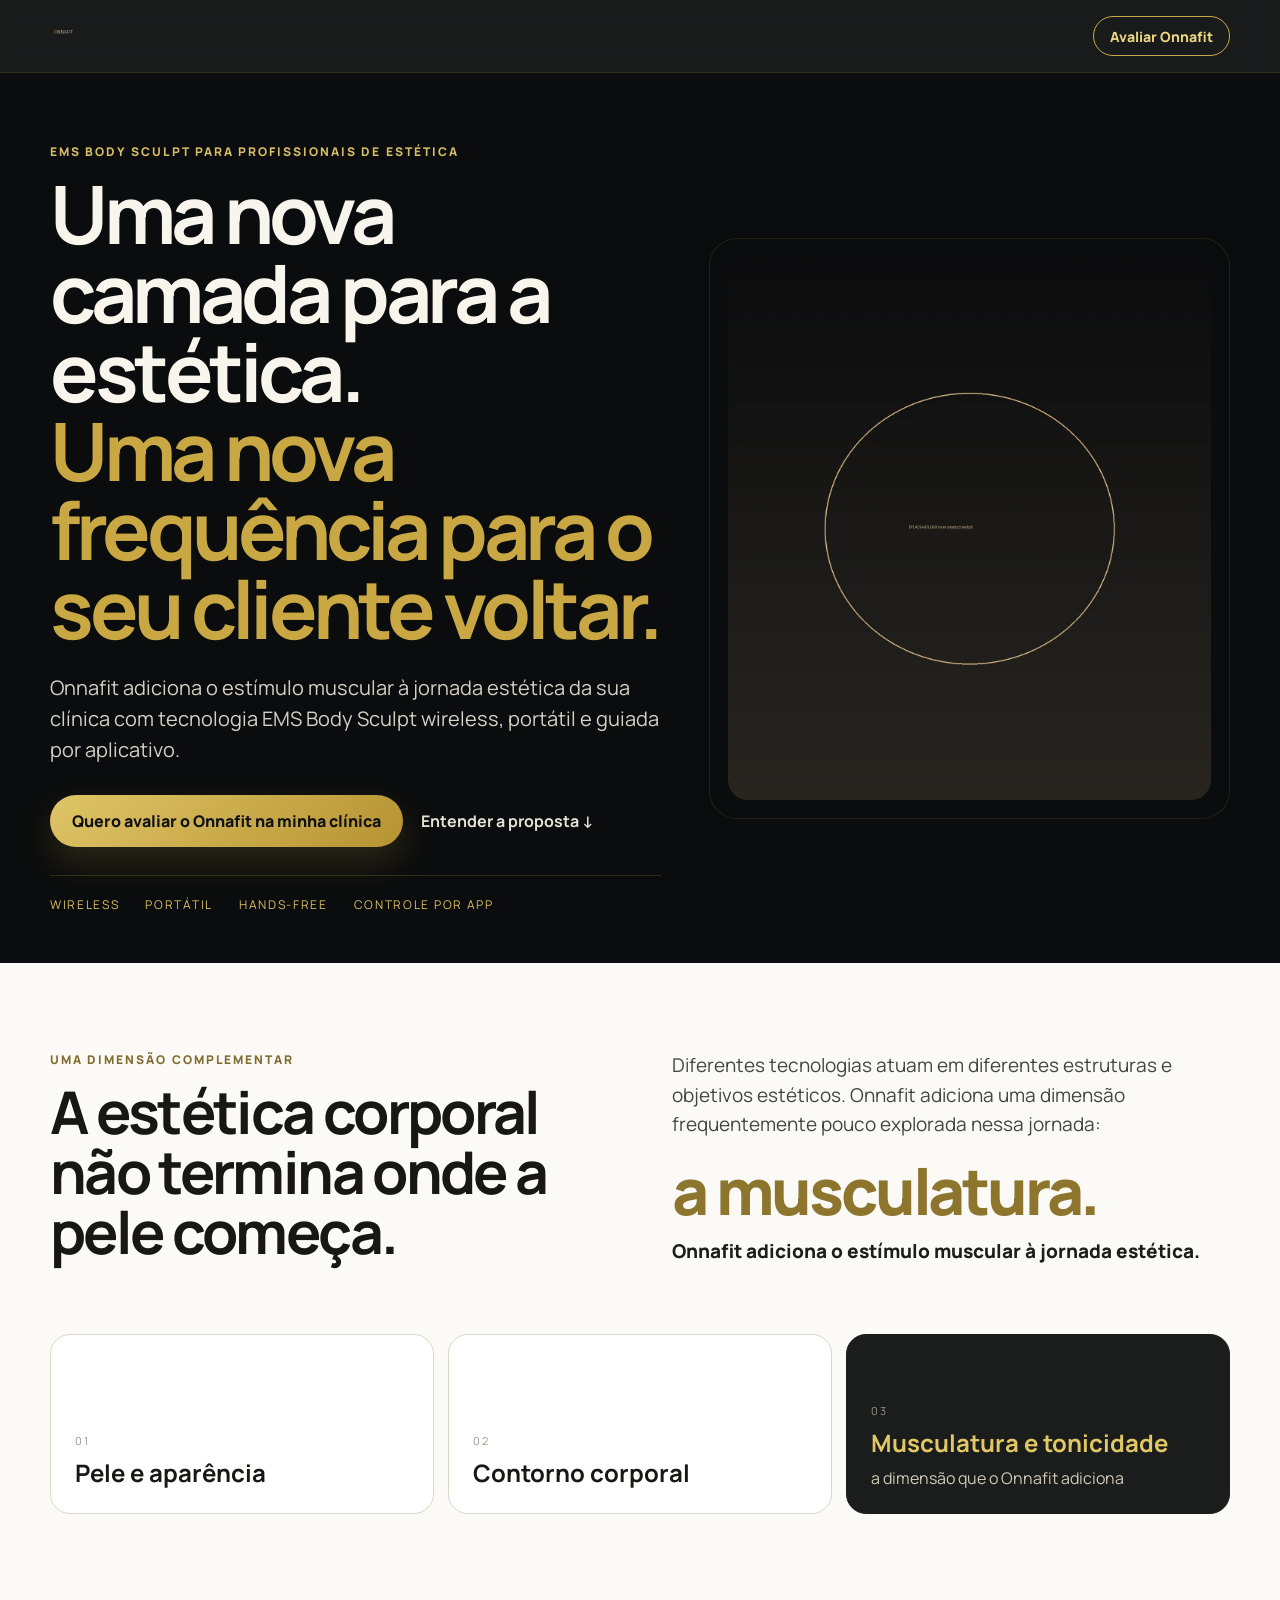
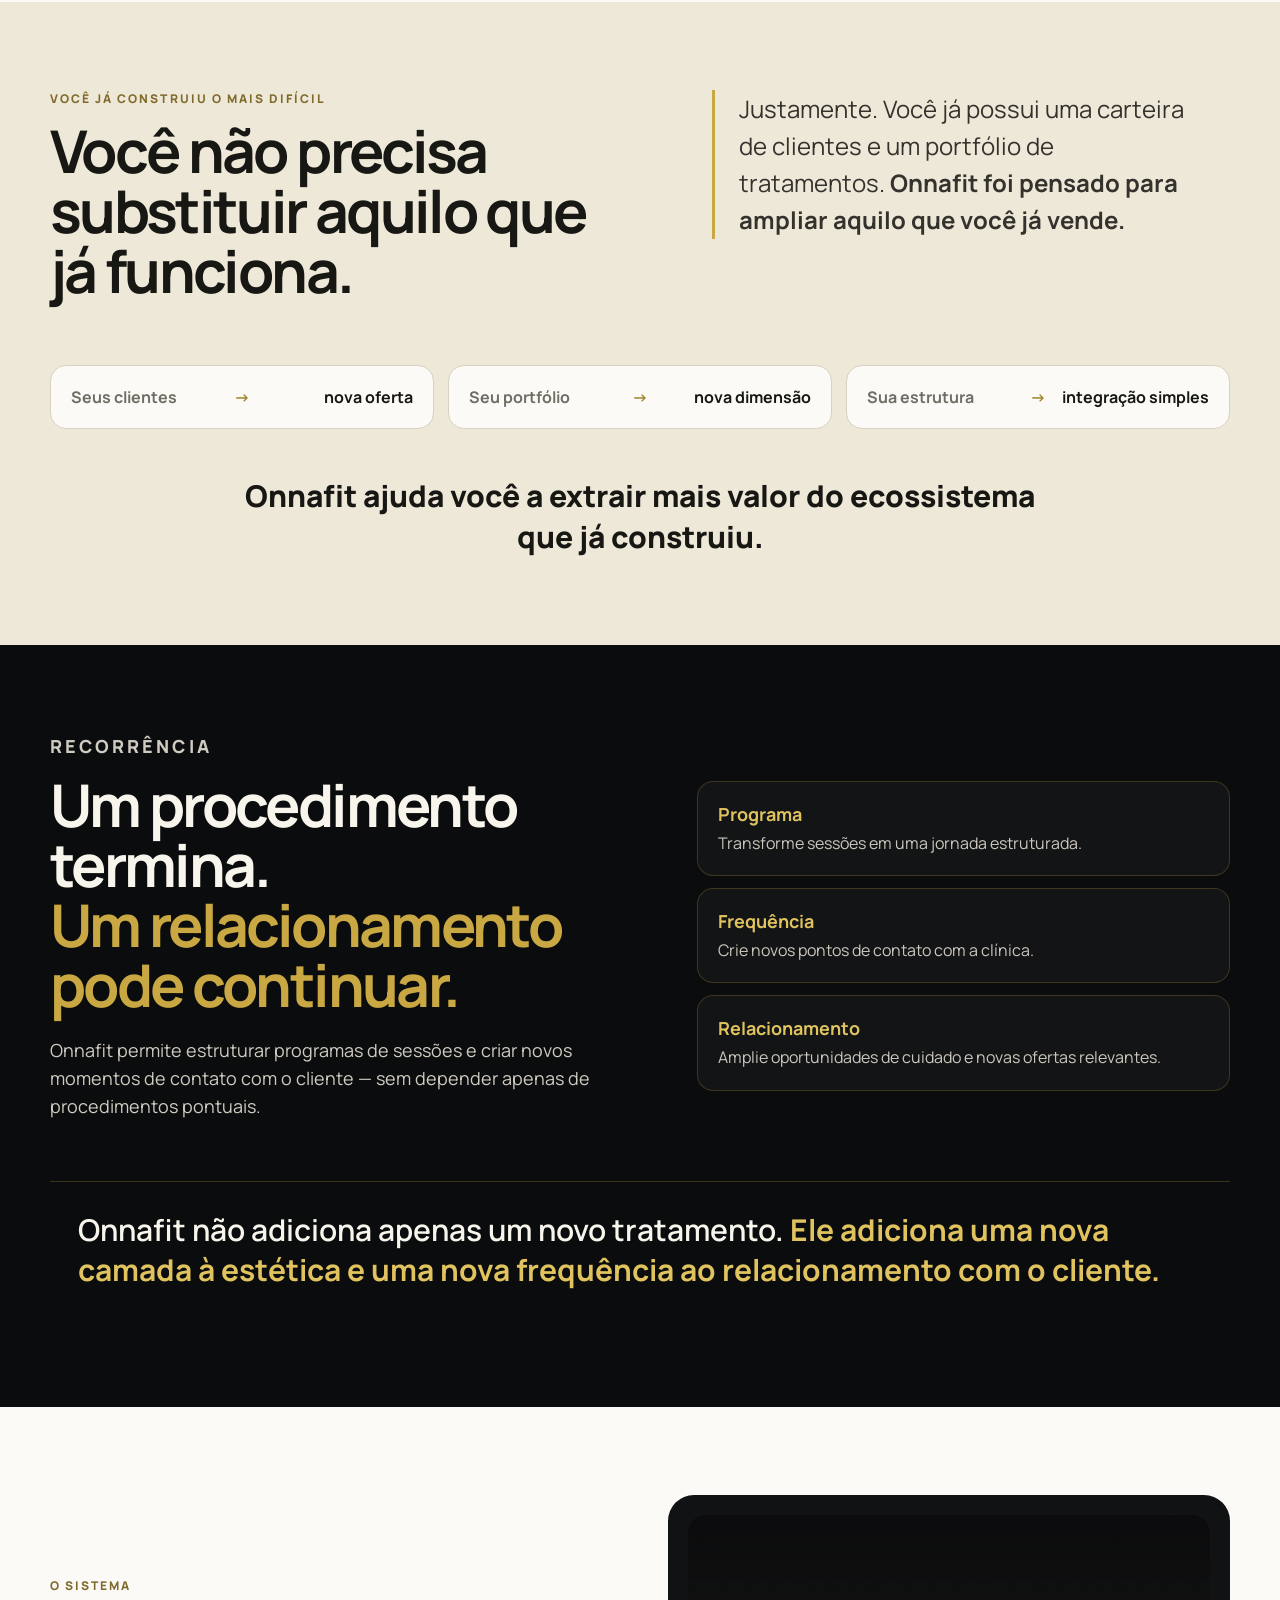
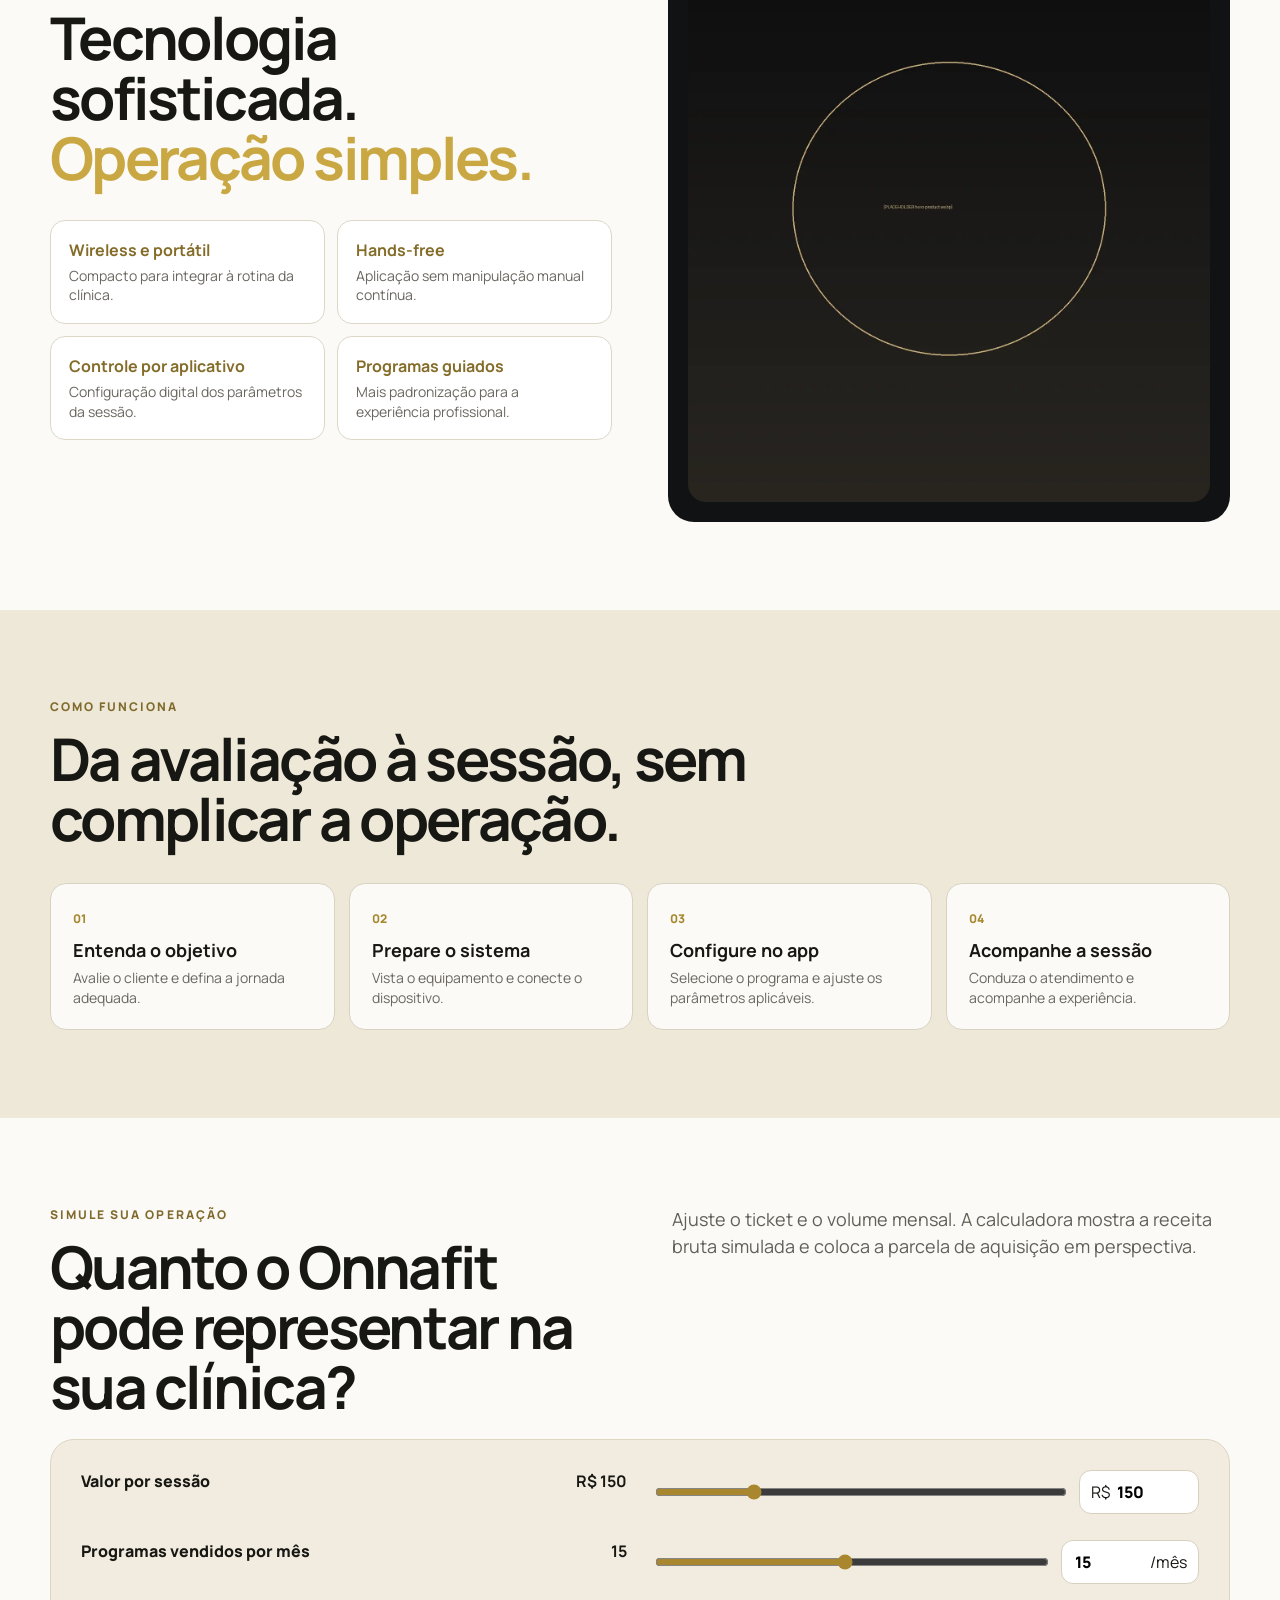
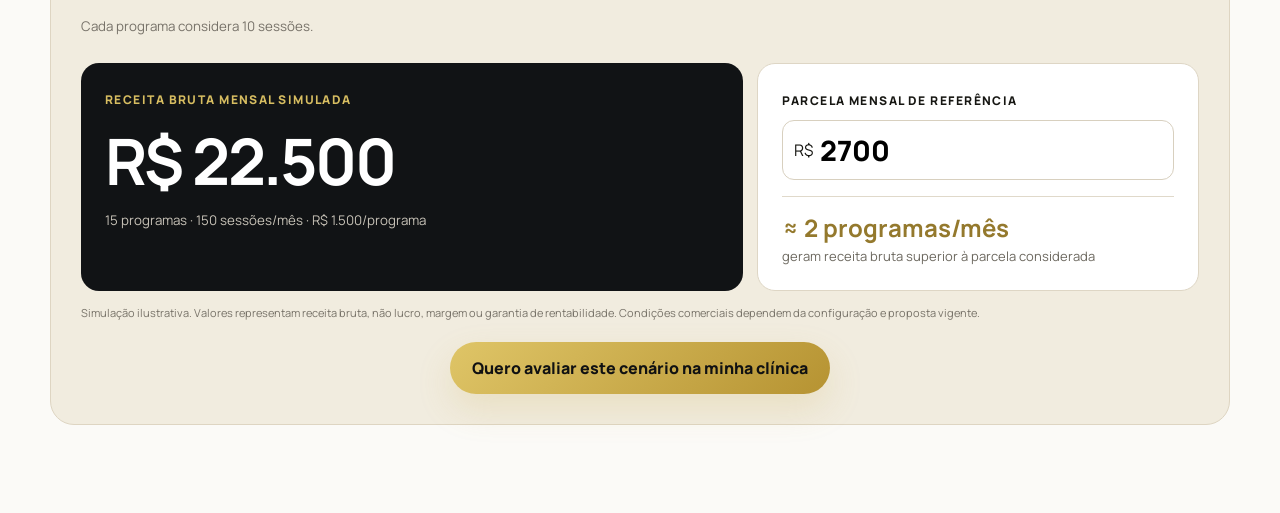
<file: clean/index.html>
<!doctype html>
<html lang="pt-BR">
<head>
  <meta charset="utf-8">
  <meta name="viewport" content="width=device-width,initial-scale=1,viewport-fit=cover">
  <title>Onnafit — Uma nova camada para a estética</title>
  <meta name="description" content="Onnafit adiciona o estímulo muscular à jornada estética da sua clínica, criando novas possibilidades de recorrência e relacionamento com seus clientes.">
  <meta name="robots" content="noindex,nofollow">
  <meta name="theme-color" content="#0b0c0d">
  <link rel="preconnect" href="https://fonts.googleapis.com">
  <link rel="preconnect" href="https://fonts.gstatic.com" crossorigin>
  <link href="https://fonts.googleapis.com/css2?family=Manrope:wght@400;500;600;700;800&display=swap" rel="stylesheet">
  <link rel="stylesheet" href="styles.css">
</head>
<body>
<header class="topbar">
  <div class="wrap topbar-inner">
    <img src="../assets/onnafit-logo.webp" alt="Onnafit" class="logo">
    <a class="btn btn-outline btn-small" href="#contato">Avaliar Onnafit</a>
  </div>
</header>

<main>
  <section class="hero dark">
    <div class="wrap hero-grid">
      <div class="hero-copy">
        <p class="eyebrow">EMS Body Sculpt para profissionais de estética</p>
        <h1>Uma nova camada para a estética.<br><span>Uma nova frequência para o seu cliente voltar.</span></h1>
        <p class="hero-lead">Onnafit adiciona o estímulo muscular à jornada estética da sua clínica com tecnologia EMS Body Sculpt wireless, portátil e guiada por aplicativo.</p>
        <div class="hero-actions">
          <a class="btn btn-gold" href="#contato">Quero avaliar o Onnafit na minha clínica</a>
          <a class="text-link" href="#camada">Entender a proposta ↓</a>
        </div>
        <ul class="attribute-line"><li>Wireless</li><li>Portátil</li><li>Hands-free</li><li>Controle por app</li></ul>
      </div>
      <figure class="hero-media">
        <img src="../assets/hero-product.webp" alt="Sistema Onnafit com vestimenta, dispositivo e aplicativo">
      </figure>
    </div>
  </section>

  <section class="section light" id="camada">
    <div class="wrap split-intro">
      <div>
        <p class="eyebrow ink">Uma dimensão complementar</p>
        <h2>A estética corporal não termina onde a pele começa.</h2>
      </div>
      <div class="intro-copy">
        <p>Diferentes tecnologias atuam em diferentes estruturas e objetivos estéticos. Onnafit adiciona uma dimensão frequentemente pouco explorada nessa jornada:</p>
        <p class="muscle-word">a musculatura.</p>
        <p class="strong-line">Onnafit adiciona o estímulo muscular à jornada estética.</p>
      </div>
    </div>

    <div class="wrap dimensions" aria-label="Dimensões da jornada estética">
      <article><span>01</span><h3>Pele e aparência</h3></article>
      <article><span>02</span><h3>Contorno corporal</h3></article>
      <article class="active"><span>03</span><h3>Musculatura e tonicidade</h3><p>a dimensão que o Onnafit adiciona</p></article>
    </div>
  </section>

  <section class="section cream" id="complementaridade">
    <div class="wrap statement-grid">
      <div>
        <p class="eyebrow ink">Você já construiu o mais difícil</p>
        <h2>Você não precisa substituir aquilo que já funciona.</h2>
      </div>
      <blockquote>Justamente. Você já possui uma carteira de clientes e um portfólio de tratamentos. <strong>Onnafit foi pensado para ampliar aquilo que você já vende.</strong></blockquote>
    </div>
    <div class="wrap value-map">
      <div><span>Seus clientes</span><b>→</b><strong>nova oferta</strong></div>
      <div><span>Seu portfólio</span><b>→</b><strong>nova dimensão</strong></div>
      <div><span>Sua estrutura</span><b>→</b><strong>integração simples</strong></div>
    </div>
    <p class="wrap center-closing">Onnafit ajuda você a extrair mais valor do ecossistema que já construiu.</p>
  </section>

  <section class="section dark" id="recorrencia">
    <div class="wrap recurring-grid">
      <div class="recurring-copy">
        <p class="eyebrow">Recorrência</p>
        <h2>Um procedimento termina.<br><span>Um relacionamento pode continuar.</span></h2>
        <p>Onnafit permite estruturar programas de sessões e criar novos momentos de contato com o cliente — sem depender apenas de procedimentos pontuais.</p>
      </div>
      <div class="recurring-cards">
        <article><strong>Programa</strong><span>Transforme sessões em uma jornada estruturada.</span></article>
        <article><strong>Frequência</strong><span>Crie novos pontos de contato com a clínica.</span></article>
        <article><strong>Relacionamento</strong><span>Amplie oportunidades de cuidado e novas ofertas relevantes.</span></article>
      </div>
    </div>
    <div class="wrap thesis-box">Onnafit não adiciona apenas um novo tratamento. <strong>Ele adiciona uma nova camada à estética e uma nova frequência ao relacionamento com o cliente.</strong></div>
  </section>

  <section class="section light" id="produto">
    <div class="wrap product-grid">
      <div class="product-copy">
        <p class="eyebrow ink">O sistema</p>
        <h2>Tecnologia sofisticada.<br><span>Operação simples.</span></h2>
        <div class="features">
          <article><b>Wireless e portátil</b><p>Compacto para integrar à rotina da clínica.</p></article>
          <article><b>Hands-free</b><p>Aplicação sem manipulação manual contínua.</p></article>
          <article><b>Controle por aplicativo</b><p>Configuração digital dos parâmetros da sessão.</p></article>
          <article><b>Programas guiados</b><p>Mais padronização para a experiência profissional.</p></article>
        </div>
      </div>
      <figure class="product-media">
        <img src="https://onafit.xn--tria-4na.com/assets/protocolos.webp" alt="Ecossistema Onnafit com vestimenta, dispositivo e aplicativo" loading="lazy" onerror="this.onerror=null;this.src='../assets/hero-product.webp'">
      </figure>
    </div>
  </section>

  <section class="section cream" id="como-funciona">
    <div class="wrap">
      <p class="eyebrow ink">Como funciona</p>
      <h2 class="compact-title">Da avaliação à sessão, sem complicar a operação.</h2>
      <div class="steps">
        <article><span>01</span><b>Entenda o objetivo</b><p>Avalie o cliente e defina a jornada adequada.</p></article>
        <article><span>02</span><b>Prepare o sistema</b><p>Vista o equipamento e conecte o dispositivo.</p></article>
        <article><span>03</span><b>Configure no app</b><p>Selecione o programa e ajuste os parâmetros aplicáveis.</p></article>
        <article><span>04</span><b>Acompanhe a sessão</b><p>Conduza o atendimento e acompanhe a experiência.</p></article>
      </div>
    </div>
  </section>

  <section class="section light" id="calculadora">
    <div class="wrap calc-intro">
      <div>
        <p class="eyebrow ink">Simule sua operação</p>
        <h2>Quanto o Onnafit pode representar na sua clínica?</h2>
      </div>
      <p>Ajuste o ticket e o volume mensal. A calculadora mostra a receita bruta simulada e coloca a parcela de aquisição em perspectiva.</p>
    </div>

    <div class="wrap calculator" id="calculator">
      <div class="calc-controls">
        <label>Valor por sessão <strong id="priceLabel">R$ 150</strong></label>
        <div class="control-row"><input id="priceRange" type="range" min="120" max="250" step="5" value="150"><div class="number-box"><span>R$</span><input id="priceInput" type="number" min="120" max="250" step="5" value="150" inputmode="numeric"></div></div>

        <label>Programas vendidos por mês <strong id="programLabel">15</strong></label>
        <div class="control-row"><input id="programRange" type="range" min="1" max="30" step="1" value="15"><div class="number-box"><input id="programInput" type="number" min="1" max="30" step="1" value="15" inputmode="numeric"><span>/mês</span></div></div>
        <small>Cada programa considera 10 sessões.</small>
      </div>

      <div class="calc-output">
        <div class="revenue-card">
          <span>Receita bruta mensal simulada</span>
          <strong id="monthlyRevenue">R$ 22.500</strong>
          <small id="scenarioText">15 programas · 150 sessões/mês · R$ 1.500/programa</small>
        </div>
        <div class="installment-card">
          <label for="installmentInput">Parcela mensal de referência</label>
          <div class="installment-input"><span>R$</span><input id="installmentInput" type="number" min="500" max="20000" step="50" value="2700" inputmode="numeric"></div>
          <div class="equivalence"><strong id="equivalentPrograms">≈ 2 programas/mês</strong><span>geram receita bruta superior à parcela considerada</span></div>
        </div>
      </div>
      <p class="legal-note">Simulação ilustrativa. Valores representam receita bruta, não lucro, margem ou garantia de rentabilidade. Condições comerciais dependem da configuração e proposta vigente.</p>
      <div class="calc-cta" id="contato"><a href="#" class="btn btn-gold">Quero avaliar este cenário na minha clínica</a></div>
    </div>
  </section>
</main>

<script src="app.js" defer></script>
</body>
</html>
</file>
<file: clean/styles.css>
*{box-sizing:border-box}html{scroll-behavior:smooth}body{margin:0;font-family:Manrope,-apple-system,BlinkMacSystemFont,"Segoe UI",sans-serif;color:#171713;background:#f7f5ef}img{max-width:100%;display:block}a{text-decoration:none;color:inherit}:root{--black:#0b0c0d;--black2:#151719;--paper:#fbfaf7;--cream:#eee8d8;--gold:#c9a843;--gold2:#a8872f;--muted:#6f6c63;--line:#ddd7c8;--radius:20px}.wrap{width:min(1180px,calc(100% - 40px));margin:auto}.section{padding:88px 0}.dark{background:var(--black);color:#f8f5ec}.light{background:var(--paper)}.cream{background:var(--cream)}.topbar{position:sticky;top:0;z-index:50;background:rgba(11,12,13,.94);backdrop-filter:blur(12px);border-bottom:1px solid rgba(201,168,67,.16)}.topbar-inner{min-height:72px;display:flex;align-items:center;justify-content:space-between}.logo{width:112px;height:auto}.btn{display:inline-flex;align-items:center;justify-content:center;min-height:52px;padding:0 22px;border-radius:999px;font-weight:800}.btn-small{min-height:40px;padding:0 16px;font-size:14px}.btn-outline{border:1px solid var(--gold);color:#ecd680}.btn-gold{background:linear-gradient(135deg,#dfc567,#b69332);color:#101112;box-shadow:0 15px 35px rgba(201,168,67,.18)}.eyebrow{text-transform:uppercase;letter-spacing:.17em;font-size:12px;font-weight:800;color:#d6bd65;margin:0 0 14px}.eyebrow.ink{color:#806a2c}h1,h2,h3,p,blockquote,figure{margin-top:0}h1{font-size:clamp(48px,6.3vw,86px);line-height:.98;letter-spacing:-.055em;margin-bottom:24px;max-width:870px}h1 span,h2 span{color:var(--gold)}h2{font-size:clamp(38px,4.6vw,66px);line-height:1.02;letter-spacing:-.045em;margin-bottom:22px}.hero{padding:70px 0 50px}.hero-grid{display:grid;grid-template-columns:1.08fr .92fr;gap:48px;align-items:center}.hero-lead{font-size:20px;line-height:1.55;color:#d4d0c6;max-width:700px}.hero-actions{display:flex;gap:18px;align-items:center;flex-wrap:wrap;margin:30px 0 28px}.text-link{font-weight:700;color:#e8e3d7}.attribute-line{display:flex;gap:26px;flex-wrap:wrap;list-style:none;padding:20px 0 0;margin:0;border-top:1px solid rgba(201,168,67,.2);font-size:12px;text-transform:uppercase;letter-spacing:.14em;color:#d9bf62}.hero-media{margin:0;background:radial-gradient(circle at 50% 45%,rgba(201,168,67,.15),transparent 60%);border:1px solid rgba(201,168,67,.13);border-radius:28px;padding:18px}.hero-media img{border-radius:20px}.split-intro,.statement-grid,.calc-intro{display:grid;grid-template-columns:1fr 1fr;gap:64px;align-items:start}.intro-copy{font-size:19px;line-height:1.55;color:#47443d}.muscle-word{font-size:clamp(46px,5vw,72px);line-height:1;font-weight:800;letter-spacing:-.05em;color:#8d752d;margin:20px 0 14px}.strong-line{font-weight:800;color:#1e1d19}.dimensions{display:grid;grid-template-columns:repeat(3,1fr);gap:14px;margin-top:48px}.dimensions article{min-height:180px;border:1px solid var(--line);border-radius:var(--radius);padding:24px;display:flex;flex-direction:column;justify-content:flex-end;background:white}.dimensions article span{font-size:11px;letter-spacing:.15em;color:#9a9588}.dimensions article h3{font-size:24px;margin:8px 0 0}.dimensions article.active{background:#1b1d1c;color:#f6f1e2;border-color:#1b1d1c}.dimensions article.active h3{color:#e2c765}.dimensions article.active p{margin:8px 0 0;color:#cfc8b7}.statement-grid blockquote{font-size:24px;line-height:1.55;border-left:3px solid var(--gold);padding-left:24px;color:#34322d}.value-map{display:grid;grid-template-columns:repeat(3,1fr);gap:14px;margin-top:42px}.value-map div{background:#fbfaf7;border:1px solid #d8d1c1;border-radius:16px;padding:20px;display:grid;grid-template-columns:1fr auto 1fr;gap:12px;align-items:center}.value-map span{color:#706d64;font-weight:700}.value-map b{color:#a28327}.value-map strong{text-align:right}.center-closing{text-align:center;font-size:30px;font-weight:800;max-width:850px;margin-top:46px}.recurring-grid{display:grid;grid-template-columns:1.05fr .95fr;gap:58px;align-items:center}.recurring-copy p{font-size:18px;line-height:1.55;color:#cfcbc1}.recurring-cards{display:grid;gap:12px}.recurring-cards article{border:1px solid rgba(201,168,67,.23);border-radius:16px;padding:20px;background:#121416}.recurring-cards strong{display:block;color:#e0c35e;font-size:18px;margin-bottom:6px}.recurring-cards span{color:#cbc7bd;line-height:1.45}.thesis-box{margin-top:42px;padding:28px;border-top:1px solid rgba(201,168,67,.25);font-size:30px;line-height:1.35;font-weight:600}.thesis-box strong{color:#e0c35e}.product-grid{display:grid;grid-template-columns:1fr 1fr;gap:56px;align-items:center}.features{display:grid;grid-template-columns:1fr 1fr;gap:12px;margin-top:32px}.features article{padding:18px;border:1px solid var(--line);border-radius:15px;background:#fff}.features b{display:block;color:#846c29;margin-bottom:5px}.features p{margin:0;color:#69665e;line-height:1.4;font-size:14px}.product-media{margin:0;border-radius:26px;overflow:hidden;background:#101214;padding:20px}.product-media img{border-radius:18px}.compact-title{max-width:820px}.steps{display:grid;grid-template-columns:repeat(4,1fr);gap:14px;margin-top:34px}.steps article{background:#fbfaf7;border:1px solid #d9d2c3;border-radius:16px;padding:22px}.steps span{font-size:12px;font-weight:800;color:#a6882f}.steps b{display:block;font-size:18px;margin:10px 0 6px}.steps p{margin:0;color:#6b675f;line-height:1.4;font-size:14px}.calc-intro>p{font-size:18px;line-height:1.5;color:#625f57}.calculator{background:#f1ecdf;border:1px solid #ded5c2;border-radius:24px;padding:30px}.calc-controls{display:grid;grid-template-columns:1fr 1fr;gap:26px}.calc-controls label{display:flex;justify-content:space-between;gap:20px;font-weight:800;margin-bottom:10px}.control-row{display:grid;grid-template-columns:1fr auto;gap:14px;align-items:center}.control-row input[type=range]{width:100%;accent-color:var(--gold2)}.number-box,.installment-input{display:flex;align-items:center;gap:5px;background:#fff;border:1px solid #d8d0bf;border-radius:12px;padding:9px 11px}.number-box input,.installment-input input{width:72px;border:0;background:transparent;font:inherit;font-weight:800;outline:0}.calc-controls small{display:block;margin-top:7px;color:#777269}.calc-output{display:grid;grid-template-columns:1.2fr .8fr;gap:14px;margin-top:28px}.revenue-card,.installment-card{border-radius:18px;padding:24px}.revenue-card{background:#111315;color:white}.revenue-card>span,.installment-card>label{font-size:12px;text-transform:uppercase;letter-spacing:.12em;font-weight:800}.revenue-card>span{color:#d7bd61}.revenue-card>strong{display:block;font-size:clamp(42px,5vw,64px);letter-spacing:-.04em;margin:8px 0 4px}.revenue-card small{color:#c7c2b7}.installment-card{background:#fff;border:1px solid #ded6c5}.installment-input{margin:10px 0 16px}.installment-input input{width:120px;font-size:28px}.equivalence{border-top:1px solid #e0d9ca;padding-top:14px}.equivalence strong{display:block;color:#94792d;font-size:24px}.equivalence span{display:block;color:#6c685f;font-size:13px;line-height:1.4;margin-top:3px}.legal-note{font-size:11px;color:#777268;line-height:1.4;margin:14px 0 0}.calc-cta{text-align:center;margin-top:22px}
@media(max-width:760px){.wrap{width:min(100% - 30px,1180px)}.section{padding:54px 0}.topbar-inner{min-height:62px}.logo{width:86px}.btn-small{font-size:12px;padding:0 13px;min-height:38px}.hero{padding:38px 0 30px}.hero-grid,.split-intro,.statement-grid,.recurring-grid,.product-grid,.calc-intro{grid-template-columns:1fr;gap:24px}.hero-copy{order:1}.hero-media{order:2;padding:8px;border-radius:18px}.hero-media img{border-radius:13px}h1{font-size:clamp(44px,12vw,60px);line-height:1}.hero-lead{font-size:16px;line-height:1.45}.hero-actions{display:grid;gap:12px;margin:24px 0 20px}.hero-actions .btn{width:100%}.text-link{text-align:center}.attribute-line{gap:10px 18px;font-size:10px}.eyebrow{font-size:10px}h2{font-size:clamp(34px,9.5vw,46px)}.intro-copy{font-size:16px}.muscle-word{font-size:48px}.dimensions{grid-template-columns:1fr 1fr;gap:9px;margin-top:28px}.dimensions article{min-height:112px;padding:15px}.dimensions article h3{font-size:17px}.dimensions article.active{grid-column:1/-1}.statement-grid blockquote{font-size:18px;padding-left:15px}.value-map{grid-template-columns:1fr;gap:8px;margin-top:26px}.value-map div{padding:14px;font-size:14px}.center-closing{font-size:22px;margin-top:28px}.recurring-copy p{font-size:15px}.recurring-cards{display:flex;overflow-x:auto;gap:10px;margin-right:-15px;padding-right:15px;scroll-snap-type:x mandatory}.recurring-cards article{flex:0 0 78%;scroll-snap-align:start}.thesis-box{font-size:21px;padding:22px 0 0;margin-top:28px}.features{gap:8px}.features article{padding:13px}.features b{font-size:13px}.features p{font-size:11px}.product-media{padding:10px;border-radius:18px}.steps{grid-template-columns:1fr 1fr;gap:8px;margin-top:24px}.steps article{padding:14px}.steps b{font-size:14px}.steps p{font-size:11px}.calculator{padding:14px;border-radius:17px}.calc-controls{grid-template-columns:1fr;gap:20px}.calc-controls label{font-size:13px}.control-row{grid-template-columns:1fr 112px;gap:8px}.number-box{padding:7px 8px}.calc-output{grid-template-columns:1fr;gap:8px;margin-top:18px}.revenue-card,.installment-card{padding:16px}.revenue-card>strong{font-size:42px}.installment-card{display:grid;grid-template-columns:1fr auto;gap:10px;align-items:center}.installment-card>label{grid-column:1/-1}.installment-input{margin:0}.installment-input input{font-size:22px;width:86px}.equivalence{border:0;padding:0;text-align:right}.equivalence strong{font-size:18px}.equivalence span{font-size:10px;max-width:145px}.legal-note{font-size:9.5px}.calc-cta .btn{width:100%}}
</file>
